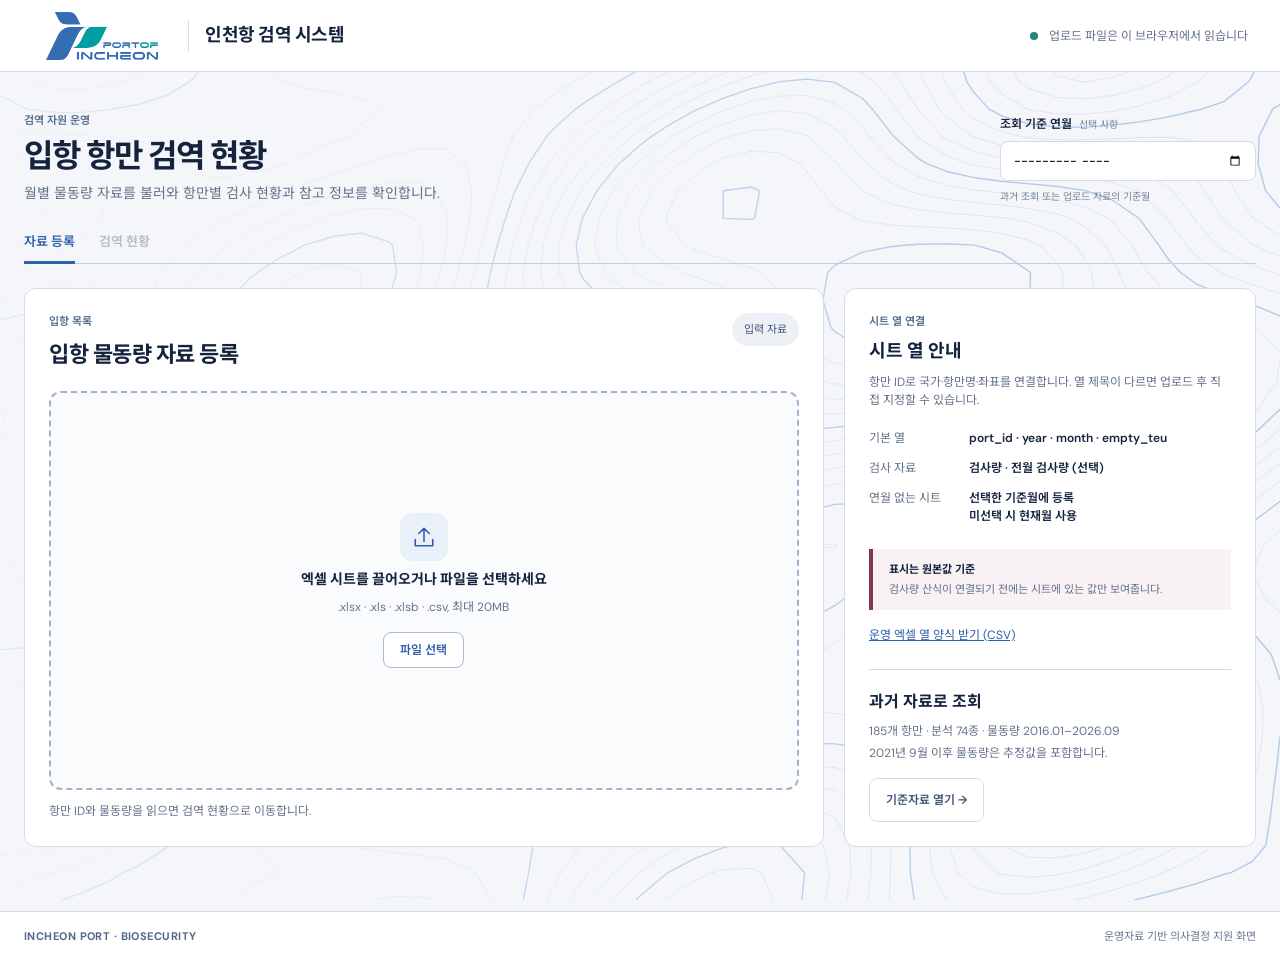
<file: index.html>
<!doctype html>
<html lang="ko">
  <head>
    <meta charset="utf-8" />
    <meta name="viewport" content="width=device-width, initial-scale=1" />
    <meta name="theme-color" content="#ffffff" />
    <meta name="description" content="입항 물동량 시트로 항만별 검역 현황을 확인하는 운영 화면" />
    <title>인천항 검역 시스템</title>
    <link rel="preconnect" href="https://fonts.googleapis.com" />
    <link rel="preconnect" href="https://fonts.gstatic.com" crossorigin />
    <link href="https://fonts.googleapis.com/css2?family=DM+Sans:wght@400;500;600;700&family=Noto+Sans+KR:wght@400;500;600;700;800&display=swap" rel="stylesheet" />
    <link rel="stylesheet" href="dashboard.css" />
  </head>
  <body>
    <canvas class="contour-map__canvas" aria-hidden="true"></canvas>
    <a class="skip-link" href="#main">본문으로 건너뛰기</a>
    <header class="site-header">
      <div class="header-inner">
        <a class="brand" href="#top" aria-label="인천항 검역 시스템 첫 화면">
          <img src="incheon_port_logo.png" alt="인천항만공사 로고" />
          <span class="brand-divider" aria-hidden="true"></span>
          <span class="brand-title">인천항 검역 시스템</span>
        </a>
        <span class="local-note"><span class="status-dot" aria-hidden="true"></span> 업로드 파일은 이 브라우저에서 읽습니다</span>
      </div>
    </header>

    <main id="main" class="app-shell">
      <section class="page-heading" id="top">
        <div>
          <p class="eyebrow">검역 자원 운영</p>
          <h1>입항 항만 검역 현황</h1>
          <p class="heading-copy">월별 물동량 자료를 불러와 항만별 검사 현황과 참고 정보를 확인합니다.</p>
        </div>
        <label class="period-field" for="reference-month">
          <span>조회 기준 연월 <small>선택 사항</small></span>
          <input id="reference-month" type="month" />
          <small class="period-hint">과거 조회 또는 업로드 자료의 기준월</small>
        </label>
      </section>

      <nav class="workspace-tabs" id="workspace-tabs" role="tablist" aria-label="작업 화면">
        <button class="workspace-tab is-active" id="upload-tab" type="button" role="tab" data-view="upload-view" aria-controls="upload-view" aria-selected="true">자료 등록</button>
        <button class="workspace-tab" id="operations-tab" type="button" role="tab" data-view="operations-view" aria-controls="operations-view" aria-selected="false" tabindex="-1" disabled>검역 현황</button>
      </nav>

      <section class="workspace-view" id="upload-view" role="tabpanel" aria-labelledby="upload-tab">
        <div class="upload-layout">
          <div class="upload-main">
            <div class="section-heading">
              <div>
                <p class="eyebrow">입항 목록</p>
                <h2 id="upload-title">입항 물동량 자료 등록</h2>
              </div>
              <span class="step-mark">입력 자료</span>
            </div>

            <label class="file-drop" id="file-drop" for="workbook-input">
              <input id="workbook-input" type="file" accept=".xlsx,.xls,.xlsb,.csv" />
              <span class="upload-glyph" aria-hidden="true">
                <svg viewBox="0 0 32 32" focusable="false"><path d="M16 21V6m0 0-6 6m6-6 6 6M6 19v7h20v-7" /></svg>
              </span>
              <strong id="file-prompt">엑셀 시트를 끌어오거나 파일을 선택하세요</strong>
              <span class="file-types">.xlsx · .xls · .xlsb · .csv, 최대 20MB</span>
              <span class="browse-button">파일 선택</span>
            </label>
            <p class="upload-feedback" id="upload-feedback" role="status" aria-live="polite">항만 ID와 물동량을 읽으면 검역 현황으로 이동합니다.</p>

            <div class="file-options" id="file-options" hidden>
              <label class="form-field" for="sheet-select">읽을 시트
                <select id="sheet-select"></select>
              </label>
              <details id="mapping-details"><summary>엑셀 열 연결 확인·변경</summary><div class="mapping-grid" id="column-mapping" aria-label="엑셀 열 연결"></div></details>
              <button id="show-operations" class="primary-button" type="button" disabled>이 시트로 현황 보기 <span aria-hidden="true">→</span></button>
            </div>
          </div>

          <aside class="format-card" aria-labelledby="format-title">
            <p class="eyebrow">시트 열 연결</p>
            <h2 id="format-title">시트 열 안내</h2>
            <p>항만 ID로 국가·항만명·좌표를 연결합니다. 열 제목이 다르면 업로드 후 직접 지정할 수 있습니다.</p>
            <dl class="field-guide">
              <div><dt>기본 열</dt><dd>port_id · year · month · empty_teu</dd></div>
              <div><dt>검사 자료</dt><dd>검사량 · 전월 검사량 (선택)</dd></div>
              <div><dt>연월 없는 시트</dt><dd>선택한 기준월에 등록<br />미선택 시 현재월 사용</dd></div>
            </dl>
            <div class="data-note"><strong>표시는 원본값 기준</strong><span>검사량 산식이 연결되기 전에는 시트에 있는 값만 보여줍니다.</span></div>
            <a class="template-link" href="운영자료_양식.csv" download>운영 엑셀 열 양식 받기 (CSV)</a>
            <div class="history-block"><h3>과거 자료로 조회</h3><p id="history-caption"></p><p>2021년 9월 이후 물동량은 추정값을 포함합니다.</p><button class="secondary-button" id="open-history" type="button">기준자료 열기 <span aria-hidden="true">→</span></button></div>
          </aside>
        </div>
      </section>

      <section class="workspace-view" id="operations-view" role="tabpanel" aria-labelledby="operations-tab" hidden>
        <div class="section-heading operations-heading">
          <div>
            <p class="eyebrow">입항 자료 확인</p>
            <h2 id="operations-title">항만별 검역 현황</h2>
            <p id="source-caption" class="muted-copy">업로드 자료</p>
          </div>
          <button class="secondary-button" id="replace-file" type="button">자료 바꾸기</button>
        </div>

        <div class="summary-grid" aria-label="전체 현황 요약">
          <article class="summary-card"><span>등록 항만 수</span><strong id="summary-ports">—</strong></article>
          <article class="summary-card"><span>총 물동량 (TEU)</span><strong id="summary-volume">—</strong><small id="volume-summary-note">원본 자료 기준</small></article>
          <article class="summary-card summary-card--accent"><span>총 검사량</span><strong id="summary-inspections">—</strong><small id="inspection-summary-note">검사량 열 연결 시 표시</small></article>
        </div>
        <p class="data-warning" id="data-warning" role="status" hidden></p>

        <section class="port-section" aria-labelledby="port-list-title">
          <div class="list-heading">
            <div><p class="eyebrow">항만 선택</p><h3 id="port-list-title">화물 출발 항만</h3></div>
            <span id="port-list-count" class="muted-copy"></span>
          </div>
          <div class="port-rail" id="port-rail" role="group" aria-label="항만 선택"></div>
        </section>

        <section class="manifest-card" id="manifest-card" aria-labelledby="manifest-title">
          <div class="manifest-heading">
            <div><p class="eyebrow">전체 항만</p><h3 id="manifest-title">입항 현황표</h3></div>
            <span id="manifest-period" class="period-chip">연월 미지정</span>
          </div>
          <div class="table-wrap">
            <table>
              <thead><tr><th scope="col">국가</th><th scope="col">출발 항만</th><th scope="col" class="numeric">물동량</th><th scope="col" class="numeric">검사량</th><th scope="col">물동량 출처</th></tr></thead>
              <tbody id="manifest-body"></tbody>
            </table>
          </div>
        </section>

        <section class="port-detail" id="port-detail" aria-labelledby="detail-title" hidden>
          <div class="detail-heading">
            <div><p class="eyebrow">선택 항만</p><h3 id="detail-title">항만을 선택하세요</h3><p id="detail-country" class="muted-copy">항만 목록에서 이름을 선택하면 상세 정보를 표시합니다.</p></div>
            <div class="detail-actions"><span id="detail-status" class="detail-status">상세 보기</span><button class="text-button" id="back-to-all" type="button">전체 항만 보기</button></div>
          </div>
          <div class="detail-grid">
            <article class="detail-card species-card"><div class="detail-card-heading"><h4>외래종 서식 적합도</h4><span id="species-basis"></span></div><div id="species-list" class="species-list" aria-live="polite"><p class="empty-copy">항만을 선택하세요</p></div><p class="species-footnote">적합도순 정렬이며 실제 출현·유입확률을 뜻하지 않습니다. GBIF는 100km 내 학습용 기록이며 —는 기록값 없음을 뜻합니다.</p></article>
            <article class="detail-card change-card"><div class="detail-card-heading"><h4>전월 대비 검사량</h4><span>월간 변화</span></div><strong id="inspection-change" class="change-value">—</strong><p id="change-caption" class="detail-footnote">전월 검사량 열이 필요합니다.</p></article>
            <article class="detail-card weather-card"><div class="detail-card-heading"><h4>현재 항만 날씨</h4><span id="weather-time">현재 시점</span></div><strong id="weather-main" class="weather-main">—</strong><p id="weather-caption" class="detail-footnote">항만 선택 후 날씨 정보를 불러옵니다.</p><p id="climate-caption" class="climate-caption"></p><a class="weather-credit" href="https://open-meteo.com/" target="_blank" rel="noopener">Weather data by Open-Meteo</a></article>
          </div>

          <article class="forecast-card" aria-labelledby="forecast-title">
            <div class="forecast-copy"><p class="eyebrow" id="forecast-period">다음 달 가정</p><h4 id="forecast-title">예상 물동량 조정</h4><p>다음 달 물동량을 가정해 입력합니다. 검사량은 배분 산식이 연결되면 표시됩니다.</p></div>
            <div class="forecast-control"><div class="forecast-number"><label for="forecast-value">예상 물동량</label><div class="forecast-input"><input id="forecast-value" type="number" min="0" step="any" inputmode="decimal" aria-label="다음 달 예상 물동량" aria-describedby="forecast-feedback" /><span>TEU</span></div></div><p id="forecast-feedback" class="field-error" role="status"></p><label class="sr-only" for="forecast-range">예상 물동량 슬라이더</label><input id="forecast-range" type="range" min="0" max="100000" step="any" value="0" disabled /><div class="range-ends"><span>0</span><span id="forecast-range-max">100,000 TEU</span></div><div class="forecast-result"><span>예상 검사량</span><strong id="forecast-inspection">산식 연결 대기</strong></div></div>
          </article>
        </section>
      </section>
    </main>

    <footer class="site-footer"><span>INCHEON PORT · BIOSECURITY</span><span>운영자료 기반 의사결정 지원 화면</span></footer>
    <script src="xlsx.full.min.js"></script>
    <script src="reference.js"></script>
    <script src="model.js"></script>
    <script src="app.js?v=20261112-root"></script>
    <script src="contour.js"></script>
  </body>
</html>
</file>
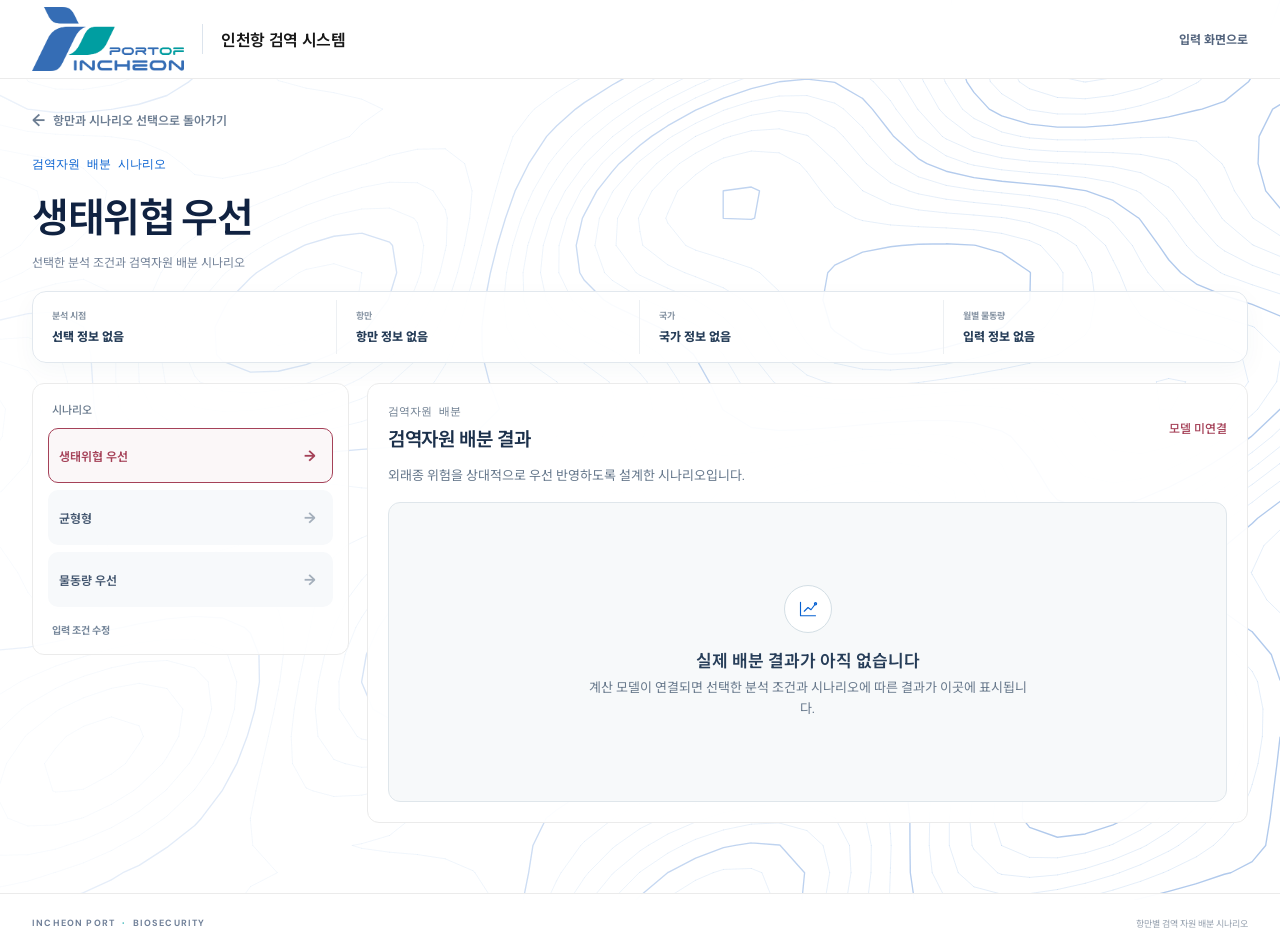
<file: results.html>
<!doctype html>
<html lang="ko">
  <head>
    <meta charset="utf-8" />
    <meta name="viewport" content="width=device-width, initial-scale=1" />
    <meta name="theme-color" content="#ffffff" />
    <meta name="description" content="선택한 검역자원 배분 시나리오의 결과 화면 검토안" />
    <title>시나리오 분석 | 인천항 검역 시스템</title>
    <link rel="preconnect" href="https://fonts.googleapis.com" />
    <link rel="preconnect" href="https://fonts.gstatic.com" crossorigin />
    <link href="https://fonts.googleapis.com/css2?family=DM+Sans:wght@400;500;600;700&family=Noto+Sans+KR:wght@400;500;600;700;800&display=swap" rel="stylesheet" />
    <link rel="stylesheet" href="styles.css" />
    <link rel="stylesheet" href="proposal.css" />
  </head>
  <body>
    <div class="contour-map" aria-hidden="true">
      <canvas class="contour-map__canvas"></canvas>
    </div>
    <a class="skip-link" href="#main">본문으로 건너뛰기</a>
    <header class="site-header">
      <div class="header-inner results-header">
        <a class="brand" href="index.html" aria-label="인천항 검역 시스템 첫 화면">
          <img src="incheon_port_logo.png" alt="인천항만공사 로고" />
          <span class="brand-divider" aria-hidden="true"></span>
          <span class="brand-title">인천항 검역 시스템</span>
        </a>
        <a class="results-header-link" href="index.html">입력 화면으로</a>
      </div>
    </header>

    <main id="main">
      <section class="results-page section-wrap" aria-labelledby="results-title">
        <a class="back-link" href="index.html"><span aria-hidden="true">←</span> 항만과 시나리오 선택으로 돌아가기</a>
        <div class="results-heading">
          <p class="section-kicker">검역자원 배분 시나리오</p>
          <h1 id="results-title">생태위협 우선</h1>
          <p class="results-subtitle">선택한 분석 조건과 검역자원 배분 시나리오</p>
        </div>

        <section class="input-summary-card" aria-label="선택한 분석 조건">
          <div class="input-summary-item">
            <span>분석 시점</span>
            <strong id="result-period">-</strong>
          </div>
          <div class="input-summary-item">
            <span>항만</span>
            <strong id="result-port">-</strong>
          </div>
          <div class="input-summary-item">
            <span>국가</span>
            <strong id="result-country">-</strong>
          </div>
          <div class="input-summary-item">
            <span>월별 물동량</span>
            <strong id="result-volume">-</strong>
          </div>
        </section>

        <section class="results-layout" aria-label="시나리오별 배분 화면">
          <nav class="scenario-tabs" aria-label="시나리오 화면">
            <p class="scenario-tabs-label">시나리오</p>
            <button class="scenario-tab" type="button" data-scenario="ecology" aria-pressed="false">
              <strong>생태위협 우선</strong><b aria-hidden="true">→</b>
            </button>
            <button class="scenario-tab" type="button" data-scenario="balanced" aria-pressed="false">
              <strong>균형형</strong><b aria-hidden="true">→</b>
            </button>
            <button class="scenario-tab" type="button" data-scenario="volume" aria-pressed="false">
              <strong>물동량 우선</strong><b aria-hidden="true">→</b>
            </button>
            <a class="edit-input-link" href="index.html">입력 조건 수정</a>
          </nav>

          <section class="allocation-card" aria-labelledby="allocation-heading">
            <div class="allocation-card-heading">
              <div>
                <p class="panel-label">검역자원 배분</p>
                <h2 id="allocation-heading">검역자원 배분 결과</h2>
              </div>
              <span class="allocation-status">모델 미연결</span>
            </div>
            <p class="scenario-explanation" id="scenario-explanation"></p>
            <div class="allocation-empty-state" role="status" aria-live="polite">
              <span class="empty-state-symbol" aria-hidden="true">
                <svg viewBox="0 0 32 32" focusable="false">
                  <path d="M6 7v18h20M11 19l5-5 4 3 6-8" />
                  <circle cx="26" cy="9" r="1.5" />
                </svg>
              </span>
              <p class="empty-state-title">실제 배분 결과가 아직 없습니다</p>
              <p class="empty-state-description">계산 모델이 연결되면 선택한 분석 조건과 시나리오에 따른 결과가 이곳에 표시됩니다.</p>
            </div>
          </section>
        </section>
      </section>
    </main>

    <footer class="site-footer">
      <div class="footer-inner">
        <span class="footer-brand">INCHEON PORT <i>·</i> BIOSECURITY</span>
        <span class="footer-note">항만별 검역 자원 배분 시나리오</span>
      </div>
    </footer>
    <script src="ports.js"></script>
    <script src="contour.js"></script>
    <script src="results.js"></script>
  </body>
</html>
</file>
<file: dashboard.css>
:root {
  font-family: "DM Sans", "Noto Sans KR", Arial, sans-serif;
  color: #15233f;
  background: #f4f6f9;
  font-synthesis: none;
  text-rendering: optimizeLegibility;
  --ink: #15233f;
  --muted: #65738a;
  --line: #d5dce7;
  --surface: #fff;
  --blue: #315fae;
  --blue-pale: #eaf0fa;
  --burgundy: #82384e;
  --radius: 12px;
}

* { box-sizing: border-box; }
body { display: flex; flex-direction: column; min-height: 100vh; margin: 0; min-width: 320px; isolation: isolate; background: #f4f6f9; color: var(--ink); font-size: 14px; line-height: 1.5; }
.contour-map__canvas {
  position: fixed;
  inset: 0;
  z-index: -1;
  width: 100%;
  height: 100%;
  pointer-events: none;
  opacity: .64;
  mask-image: linear-gradient(90deg, rgba(0, 0, 0, .28), #000 78%);
}
@media (max-width: 600px) {
  .contour-map__canvas {
    opacity: .54;
    mask-image: linear-gradient(180deg, #000, rgba(0, 0, 0, .28) 76%);
  }
}
button, input, select { font: inherit; }
button { color: inherit; }
.skip-link { position: absolute; z-index: 10; top: -48px; left: 12px; padding: 8px 12px; background: #fff; }
.skip-link:focus { top: 8px; }

.site-header { height: 72px; border-bottom: 1px solid var(--line); background: #fff; }
.header-inner { display: flex; align-items: center; justify-content: space-between; width: min(1440px, 100%); height: 100%; margin: 0 auto; padding: 0 32px; }
.brand { display: flex; align-items: center; gap: 16px; color: var(--ink); text-decoration: none; }
.brand img { width: 140px; height: 48px; object-fit: contain; }
.brand-divider { width: 1px; height: 32px; background: var(--line); }
.brand-title { font-size: 18px; font-weight: 700; letter-spacing: -.5px; }
.local-note { color: var(--muted); font-size: 12px; }
.status-dot { display: inline-block; width: 8px; height: 8px; margin-right: 8px; border-radius: 50%; background: #27847f; }

.app-shell { flex: 1; width: min(1240px, calc(100% - 48px)); margin: 40px auto 64px; }
.page-heading { display: flex; align-items: end; justify-content: space-between; gap: 32px; margin-bottom: 28px; }
.eyebrow { margin: 0 0 8px; color: #536b91; font-size: 11px; font-weight: 600; }
.page-heading h1 { margin: 0 0 8px; font-size: 32px; line-height: 1.2; letter-spacing: -1px; }
.heading-copy, .muted-copy { margin: 0; color: var(--muted); }
.period-field { display: grid; width: 256px; gap: 8px; font-size: 12px; font-weight: 600; }
.period-field small { margin-left: 4px; color: #78869a; font-weight: 400; }
.period-field .period-hint { margin: 0; font-size: 10px; }
.period-field input, .form-field select { width: 100%; height: 40px; padding: 0 12px; border: 1px solid var(--line); border-radius: 8px; background: #fff; color: var(--ink); }

.workspace-tabs { display: flex; gap: 24px; margin-bottom: 24px; border-bottom: 1px solid #c5cfdd; }
.workspace-tab { position: relative; padding: 0 0 12px; border: 0; background: none; color: #77849a; font-size: 13px; font-weight: 600; cursor: pointer; }
.workspace-tab.is-active { color: var(--blue); }
.workspace-tab.is-active::after { position: absolute; right: 0; bottom: -1px; left: 0; height: 3px; background: var(--blue); content: ""; }
.workspace-tab:disabled { cursor: not-allowed; opacity: .5; }

.upload-layout { display: grid; grid-template-columns: minmax(0, 1.65fr) minmax(280px, .85fr); align-items: stretch; gap: 20px; }
.upload-main, .format-card, .summary-card, .manifest-card, .port-detail, .detail-card, .forecast-card { border: 1px solid var(--line); border-radius: var(--radius); background: var(--surface); }
.upload-main { display: flex; flex-direction: column; padding: 24px; min-width: 0; }
.section-heading { display: flex; align-items: start; justify-content: space-between; gap: 20px; }
.section-heading h2 { margin: 0; font-size: 22px; letter-spacing: -.5px; }
.step-mark, .detail-status, .period-chip { padding: 8px 12px; border-radius: 20px; background: #edf1f6; color: #405678; font-size: 11px; white-space: nowrap; }
.file-drop { display: flex; flex: 1; min-height: 260px; padding: 20px; margin-top: 20px; flex-direction: column; align-items: center; justify-content: center; gap: 8px; border: 2px dashed #a4b3c8; border-radius: 12px; background: #fafbfd; text-align: center; cursor: pointer; transition: border-color .16s, background .16s; }
.file-drop:hover, .file-drop.is-dragging { border-color: var(--blue); background: #eef3fb; }
.file-drop input { position: absolute; width: 1px; height: 1px; overflow: hidden; clip: rect(0 0 0 0); }
.upload-glyph { display: grid; width: 48px; height: 48px; place-items: center; border-radius: 12px; background: var(--blue-pale); color: var(--blue); }
.upload-glyph svg { width: 28px; fill: none; stroke: currentColor; stroke-width: 1.8; stroke-linecap: round; stroke-linejoin: round; }
.file-drop strong { font-size: 14px; }
.file-types, .upload-feedback { color: var(--muted); font-size: 12px; }
.browse-button { margin-top: 8px; padding: 8px 16px; border: 1px solid #a9bad3; border-radius: 8px; background: #fff; color: var(--blue); font-size: 12px; font-weight: 600; }
.upload-feedback { min-height: 20px; margin: 12px 0 0; }
.upload-feedback.is-error { color: var(--burgundy); }
.file-drop:focus-within { outline: 3px solid #86a9df; outline-offset: 2px; }
.format-card { padding: 24px; }
.format-card h2 { margin: 0 0 8px; font-size: 18px; }
.format-card > p:not(.eyebrow) { margin: 0 0 20px; color: var(--muted); font-size: 12px; }
.field-guide { display: grid; gap: 12px; margin: 0; }
.field-guide div { display: grid; grid-template-columns: 88px 1fr; gap: 12px; font-size: 12px; }
.field-guide dt { color: #64748b; }
.field-guide dd { margin: 0; font-weight: 600; }
.data-note { display: grid; gap: 4px; margin-top: 24px; padding: 12px 16px; border-left: 4px solid var(--burgundy); background: #f8f2f4; font-size: 11px; }
.data-note span { color: var(--muted); }
.file-options { margin-top: 20px; padding-top: 20px; border-top: 1px solid #e7ebf1; }
.form-field { display: grid; gap: 8px; color: #485a76; font-size: 11px; font-weight: 600; }
.form-field i { color: var(--burgundy); font-size: 10px; font-style: normal; }
.form-field small { color: #78869a; font-weight: 400; }
.form-field select { height: 40px; font-size: 12px; }
.mapping-grid { display: grid; grid-template-columns: repeat(3, minmax(0, 1fr)); gap: 12px; margin-top: 16px; }
summary { cursor: pointer; color: #405678; font-size: 12px; padding: 8px 0; }
.history-block { margin-top: 24px; padding-top: 20px; border-top: 1px solid var(--line); }
.history-block h3 { margin: 0 0 8px; font-size: 16px; }
.history-block p { color: var(--muted); font-size: 12px; margin: 4px 0; }
.history-block button { margin-top: 12px; }
.template-link { display: inline-block; margin-top: 16px; color: var(--blue); font-size: 12px; }
.primary-button, .secondary-button { padding: 12px 16px; border-radius: 8px; font-size: 12px; font-weight: 600; cursor: pointer; }
.primary-button { margin-top: 20px; border: 1px solid var(--blue); background: var(--blue); color: #fff; }
.primary-button:disabled { cursor: not-allowed; opacity: .45; }
.primary-button span { padding-left: 12px; }
.secondary-button { border: 1px solid var(--line); background: #fff; color: #405678; }

.operations-heading { align-items: center; margin-bottom: 20px; }
.operations-heading h2 { font-size: 24px; }
.operations-heading .muted-copy { margin-top: 8px; font-size: 12px; }
.summary-grid { display: grid; grid-template-columns: repeat(3, 1fr); gap: 12px; margin-bottom: 12px; }
.summary-card { display: grid; gap: 4px; padding: 16px 20px; }
.summary-card > span { color: var(--muted); font-size: 12px; }
.summary-card strong { font-size: 24px; letter-spacing: -.5px; font-variant-numeric: tabular-nums; }
.summary-card small { color: #78869a; font-size: 11px; }
.summary-card--accent { border-top: 3px solid var(--burgundy); }
.data-warning { margin: 12px 0 20px; padding: 12px 16px; border-left: 4px solid var(--burgundy); background: #f8f2f4; color: #673448; font-size: 12px; }
.port-section { margin: 28px 0 20px; }
.list-heading, .manifest-heading { display: flex; align-items: end; justify-content: space-between; margin-bottom: 12px; }
.list-heading h3, .manifest-heading h3 { margin: 0; font-size: 18px; letter-spacing: -.4px; }
.list-heading .eyebrow, .manifest-heading .eyebrow { margin-bottom: 4px; }
.port-rail { display: flex; gap: 8px; overflow-x: auto; padding: 4px 0 12px; scrollbar-color: #c2ccda transparent; scrollbar-width: thin; }
.port-chip { flex: 0 0 auto; max-width: 192px; padding: 8px 12px; border: 1px solid var(--line); border-radius: 8px; background: #fff; color: #43536e; font-size: 12px; white-space: nowrap; cursor: pointer; }
.port-chip:hover { border-color: #8398b9; }
.port-chip[aria-pressed="true"] { border-color: var(--blue); border-bottom: 3px solid var(--burgundy); background: var(--blue-pale); color: #1b477f; }
.manifest-card { overflow: hidden; }
.manifest-heading { margin: 0; padding: 20px 20px 12px; }
.table-wrap { overflow: auto; }
table { width: 100%; min-width: 650px; border-collapse: collapse; }
thead { background: #f1f4f8; }
th, td { padding: 12px 20px; border-top: 1px solid #e7ebf1; text-align: left; font-size: 12px; }
th { color: #5c6d87; font-size: 11px; font-weight: 600; }
td { color: #40506a; }
.numeric { text-align: right; font-variant-numeric: tabular-nums; }
td.numeric { color: var(--ink); font-weight: 600; }
.port-select { padding: 0; border: 0; background: transparent; color: var(--blue); font-weight: 600; text-align: left; cursor: pointer; }
.port-select:hover { text-decoration: underline; }
.row-missing { color: var(--burgundy); font-size: 11px; }
.port-code { display: block; margin-top: 4px; color: var(--muted); font-size: 10px; }
.source-label { display: inline-block; padding: 4px 8px; background: #edf1f6; border-radius: 4px; color: #4d607d; font-size: 11px; }
.source-label--estimated { background: #f3e7ec; color: #78334c; }
.source-label--measured { background: #e9f1fb; color: #28578e; }
.pending-value { color: var(--muted) !important; font-weight: 400 !important; }
.empty-table { padding: 40px 20px; text-align: center; color: var(--muted); }

.port-detail { margin-top: 20px; padding: 24px; scroll-margin-top: 20px; }
.detail-heading { display: flex; align-items: start; justify-content: space-between; gap: 16px; margin-bottom: 20px; }
.detail-heading h3 { margin: 0; font-size: 22px; letter-spacing: -.5px; }
.detail-heading .muted-copy { margin-top: 4px; font-size: 12px; }
.detail-grid { display: grid; grid-template-columns: minmax(0, 1.8fr) minmax(260px, 1fr); gap: 12px; }
.species-card { grid-row: span 2; min-width: 0; }
.detail-actions { display: flex; flex-direction: column; align-items: end; gap: 8px; }
.text-button { border: 0; background: none; color: var(--blue); font-size: 12px; padding: 4px; cursor: pointer; }
.detail-card { padding: 16px; border-radius: 8px; background: #fafbfd; }
.detail-card-heading { display: flex; flex-wrap: wrap; align-items: center; justify-content: space-between; gap: 8px; margin-bottom: 16px; }
.detail-card h4, .forecast-card h4 { margin: 0; font-size: 14px; }
.detail-card-heading span { color: #78869a; font-size: 10px; }
.species-list { display: block; max-height: 340px; overflow: auto; color: var(--muted); font-size: 12px; }
.species-table { min-width: 0; table-layout: fixed; background: #fff; }
.species-table th { position: sticky; top: 0; background: #edf1f7; }
.species-table th:first-child { width: 65%; }
.species-table th:last-child { text-align: right; }
.species-table th, .species-table td { padding: 12px; }
.species-table td strong { display: block; }
.species-table td small { display: block; color: var(--muted); font-size: 10px; overflow-wrap: anywhere; }
.score-track { display: block; width: 100%; height: 4px; background: #ece5e8; margin-top: 8px; }
.score-track > span { display: block; height: 100%; background: var(--burgundy); }
.species-footnote { margin: 12px 0 0; color: var(--muted); font-size: 10px; }
.climate-caption { border-top: 1px solid var(--line); padding-top: 12px; margin: 12px 0 4px; color: var(--muted); font-size: 11px; }
.weather-credit { color: var(--blue); font-size: 10px; }
.species-tag { padding: 4px 8px; border-radius: 4px; background: #f0e5e9; color: #6f2f45; font-size: 11px; }
.empty-copy, .detail-footnote { margin: 0; color: var(--muted); font-size: 11px; }
.change-value, .weather-main { font-size: 22px; letter-spacing: -.5px; font-variant-numeric: tabular-nums; }
.change-value.is-positive { color: var(--burgundy); }
.change-value.is-negative { color: #23716d; }
.forecast-card { display: grid; grid-template-columns: 1fr 1.1fr; align-items: center; gap: 24px; margin-top: 12px; padding: 20px 24px; }
.forecast-copy h4 { margin: 0 0 8px; font-size: 18px; }
.forecast-copy > p:last-child { max-width: 400px; margin: 0; color: var(--muted); font-size: 12px; }
.forecast-control { padding-left: 24px; border-left: 1px solid #e3e8ef; }
.forecast-number { display: flex; align-items: center; justify-content: space-between; color: var(--muted); font-size: 12px; }
.forecast-number strong { color: var(--ink); font-size: 20px; font-variant-numeric: tabular-nums; }
.forecast-number small { color: var(--muted); font-size: 11px; font-weight: 500; }
.forecast-input { display: flex; align-items: center; gap: 8px; color: var(--muted); font-size: 12px; }
.forecast-input input { width: 144px; min-width: 0; padding: 8px; border: 1px solid var(--line); border-radius: 8px; text-align: right; color: var(--ink); background: #fff; font-weight: 600; font-variant-numeric: tabular-nums; }
.forecast-input input[aria-invalid="true"] { border-color: var(--burgundy); }
.field-error { font-size: 11px; color: var(--burgundy); margin: 4px 0 0; }
.field-error:empty { display: none; }
.forecast-control input[type="range"] { width: 100%; margin: 16px 0 8px; accent-color: var(--blue); }
.range-ends { display: flex; justify-content: space-between; color: #78869a; font-size: 10px; }
.forecast-result { display: flex; align-items: center; justify-content: space-between; margin-top: 16px; padding-top: 12px; border-top: 1px solid #e7ebf1; color: var(--muted); font-size: 12px; }
.forecast-result strong { color: var(--burgundy); font-size: 12px; }

.site-footer { display: flex; min-height: 56px; justify-content: space-between; gap: 20px; padding: 16px max(24px, calc((100% - 1240px) / 2)); border-top: 1px solid var(--line); background: #fff; color: #697891; font-size: 11px; }
.site-footer span:first-child { color: #536685; font-weight: 700; letter-spacing: .04em; }
[hidden] { display: none !important; }
.sr-only { position: absolute; width: 1px; height: 1px; padding: 0; margin: -1px; overflow: hidden; clip: rect(0, 0, 0, 0); white-space: nowrap; border: 0; }
:focus-visible { outline: 3px solid #86a9df; outline-offset: 2px; }

@media (max-width: 900px) {
  .upload-layout { grid-template-columns: 1fr; }
  .detail-grid { grid-template-columns: 1fr 1fr; }
  .species-card { grid-column: 1 / -1; grid-row: auto; }
  .mapping-grid { grid-template-columns: repeat(2, minmax(0, 1fr)); }
}
@media (max-width: 600px) {
  .site-header { height: 64px; }
  .header-inner { padding: 0 16px; }
  .brand { gap: 8px; }
  .brand img { width: 104px; height: 40px; }
  .brand-divider { height: 24px; }
  .brand-title { font-size: 14px; letter-spacing: -.3px; }
  .local-note { display: none; }
  .app-shell { width: calc(100% - 28px); margin: 24px auto 44px; }
  .page-heading { display: grid; align-items: start; gap: 16px; margin-bottom: 24px; }
  .page-heading h1 { font-size: 28px; }
  .period-field { width: 100%; }
  .upload-main, .format-card, .port-detail { padding: 16px; }
  .file-drop { min-height: 184px; padding: 16px; }
  .format-card { display: block; }
  .field-guide { margin-top: 16px; }
  .mapping-grid { gap: 12px; }
  .summary-grid { gap: 8px; }
  .summary-card { padding: 12px; }
  .summary-card strong { font-size: 18px; }
  .summary-card > span, .summary-card small { font-size: 10px; }
  .operations-heading h2 { font-size: 22px; }
  .detail-grid { grid-template-columns: 1fr; }
  .species-card { grid-column: auto; }
  .forecast-card { grid-template-columns: 1fr; gap: 16px; padding: 16px; }
  .forecast-control { padding: 16px 0 0; border-top: 1px solid #e3e8ef; border-left: 0; }
  .manifest-heading { padding: 16px 12px 12px; }
  .manifest-card th, .manifest-card td { padding: 12px; }
  .site-footer { display: grid; gap: 4px; padding: 16px; }
  .detail-heading { align-items: center; }
  .detail-heading { flex-wrap: wrap; }
  .detail-actions { align-items: start; flex-direction: row; flex-wrap: wrap; }
  .forecast-input input { width: 120px; }
}
@media (max-width: 380px) {
  .local-note { display: none; }
  .mapping-grid { grid-template-columns: 1fr; }
  .summary-card { padding: 8px; }
  .summary-card strong { font-size: 16px; }
}
</file>
<file: styles.css>
:root {
  color-scheme: light;
  --ink: #13233e;
  --ink-soft: #53647d;
  --muted: #8491a4;
  --blue: #316db2;
  --blue-deep: #1e4f8e;
  --teal: #00a2a4;
  --teal-dark: #008487;
  --amber: #e9a94c;
  --line: #e3e9f0;
  --surface: #ffffff;
  --canvas: #f5f7fa;
  --shadow: 0 20px 55px rgba(26, 47, 78, 0.09);
  --font: "Noto Sans KR", "Malgun Gothic", sans-serif;
  font-family: var(--font);
}

* { box-sizing: border-box; }
html { scroll-behavior: smooth; }
body {
  margin: 0;
  background: var(--canvas);
  color: var(--ink);
  font-family: var(--font);
  -webkit-font-smoothing: antialiased;
}
button, a { font: inherit; }
button { color: inherit; }
a { color: inherit; text-decoration: none; }
.sr-only, .skip-link:not(:focus) {
  position: absolute;
  width: 1px;
  height: 1px;
  padding: 0;
  margin: -1px;
  overflow: hidden;
  clip: rect(0, 0, 0, 0);
  white-space: nowrap;
  border: 0;
}
.skip-link:focus {
  position: fixed;
  z-index: 100;
  top: 12px;
  left: 12px;
  padding: 12px 16px;
  border-radius: 8px;
  background: var(--ink);
  color: white;
}

.site-header {
  position: relative;
  z-index: 20;
  background: rgba(255, 255, 255, 0.94);
  border-bottom: 1px solid rgba(218, 226, 236, 0.85);
  backdrop-filter: blur(14px);
}
.header-inner {
  width: min(1320px, calc(100% - 64px));
  min-height: 88px;
  margin: 0 auto;
  display: flex;
  align-items: center;
  justify-content: space-between;
  gap: 34px;
}
.brand { display: flex; align-items: center; gap: 18px; min-width: 0; }
.brand img { display: block; width: 152px; height: auto; object-fit: contain; }
.brand-divider { width: 1px; height: 30px; background: #dce4ed; }
.brand-title { color: var(--ink); font-size: 16px; font-weight: 600; letter-spacing: -0.02em; white-space: nowrap; }
.primary-nav { display: flex; align-items: center; gap: 6px; height: 88px; }
.nav-item { position: relative; height: 100%; display: flex; align-items: center; }
.nav-trigger {
  display: inline-flex;
  align-items: center;
  gap: 10px;
  border: 0;
  background: transparent;
  padding: 14px 17px;
  color: #40516a;
  font-size: 14px;
  font-weight: 600;
  cursor: pointer;
  transition: color 160ms ease;
}
.nav-trigger:hover, .nav-item.is-open .nav-trigger { color: var(--blue-deep); }
.chevron {
  display: inline-block;
  width: 7px;
  height: 7px;
  border-right: 1.5px solid currentColor;
  border-bottom: 1.5px solid currentColor;
  transform: rotate(45deg) translateY(-2px);
  transition: transform 160ms ease;
}
.nav-item.is-open .chevron { transform: rotate(225deg) translate(-1px, -1px); }
.dropdown-menu {
  position: absolute;
  top: calc(100% - 4px);
  right: 0;
  min-width: 220px;
  padding: 8px;
  border: 1px solid #e4eaf1;
  border-radius: 14px;
  background: white;
  box-shadow: 0 18px 45px rgba(16, 38, 69, 0.13);
  opacity: 0;
  visibility: hidden;
  transform: translateY(8px);
  transition: opacity 160ms ease, transform 160ms ease, visibility 160ms ease;
}
.nav-item:hover .dropdown-menu,
.nav-item:focus-within .dropdown-menu,
.nav-item.is-open .dropdown-menu {
  opacity: 1;
  visibility: visible;
  transform: translateY(0);
}
.dropdown-menu a {
  display: block;
  padding: 12px 13px;
  border-radius: 9px;
  color: #495a72;
  font-size: 13px;
  font-weight: 500;
  transition: background 150ms ease, color 150ms ease;
}
.dropdown-menu a:hover, .dropdown-menu a:focus-visible { background: #f0f6fb; color: var(--blue-deep); outline: none; }
.nav-item--reserved { width: 50px; justify-content: center; }
.nav-trigger--reserved { width: 40px; height: 40px; justify-content: center; padding: 0; border-radius: 10px; color: #9aa7b8; }
.nav-trigger--reserved:hover { background: #f0f4f8; }
.reserved-mark { width: 2px; height: 2px; }
.dropdown-menu--reserved { min-width: 180px; }
.dropdown-skeleton { display: block; width: 128px; height: 10px; margin: 15px 12px; border-radius: 99px; background: #eef2f6; }
.dropdown-skeleton:nth-child(2) { width: 105px; }
.dropdown-skeleton:nth-child(3) { width: 118px; }
.mobile-menu-toggle { display: none; }

.section-wrap { width: min(1240px, calc(100% - 64px)); margin-right: auto; margin-left: auto; }
.hero {
  position: relative;
  isolation: isolate;
  display: grid;
  grid-template-columns: minmax(0, 1fr) 410px;
  align-items: center;
  gap: 66px;
  min-height: 402px;
  padding-top: 54px;
  padding-bottom: 50px;
  overflow: hidden;
}
.hero-copy { position: relative; z-index: 1; padding: 12px 0 4px; }
.eyebrow, .section-kicker, .panel-kicker {
  display: flex;
  align-items: center;
  gap: 9px;
  color: var(--blue-deep);
  font-family: "DM Sans", var(--font);
  font-size: 10px;
  font-weight: 700;
  letter-spacing: 0.15em;
}
.hero h1 {
  margin: 20px 0 13px;
  color: #102241;
  font-size: clamp(36px, 4vw, 52px);
  font-weight: 800;
  letter-spacing: -0.075em;
  line-height: 1.18;
}
.hero-description { margin: 0; color: #586a83; font-size: 16px; line-height: 1.9; letter-spacing: -0.035em; }
.hero-meta { display: flex; align-items: center; gap: 13px; margin-top: 27px; color: #566a85; font-size: 12px; }
.case-badge { display: inline-flex; align-items: center; gap: 7px; padding: 7px 11px; border: 1px solid #dbe8f2; border-radius: 999px; background: rgba(255,255,255,.65); color: #315b87; font-size: 11px; font-weight: 700; }
.case-dot { width: 6px; height: 6px; border-radius: 50%; background: var(--teal); }
.hero-meta-text { font-weight: 500; }
.hero-panel {
  position: relative;
  z-index: 1;
  padding: 22px 24px 18px;
  border: 1px solid rgba(220, 231, 240, 0.95);
  border-radius: 18px;
  background: rgba(255,255,255,.83);
  box-shadow: 0 18px 45px rgba(35, 67, 101, .075);
  backdrop-filter: blur(12px);
}
.scenario-launch-heading { margin-bottom: 15px; }
.panel-label { margin: 0 0 5px; color: #7d8ba0; font-size: 11px; font-weight: 600; }
.scenario-launch-heading h2 { margin: 0; color: var(--ink); font-size: 18px; font-weight: 800; letter-spacing: -.05em; }
.scenario-launch-grid { display: grid; grid-template-columns: repeat(2, minmax(0, 1fr)); gap: 10px; }
.scenario-launch-card {
  position: relative;
  display: flex;
  min-height: 118px;
  flex-direction: column;
  align-items: flex-start;
  padding: 13px 14px 12px;
  overflow: hidden;
  border: 1px solid #e2e9f0;
  border-radius: 13px;
  background: rgba(255,255,255,.92);
  box-shadow: 0 5px 15px rgba(34,55,83,.025);
  transition: transform 180ms ease, box-shadow 180ms ease, border-color 180ms ease;
}
.scenario-launch-card::before { position: absolute; content: ""; inset: 0 auto 0 0; width: 3px; background: var(--card-accent); opacity: .62; }
.scenario-launch-card:hover { transform: translateY(-2px); border-color: color-mix(in srgb, var(--card-accent), white 55%); box-shadow: 0 12px 25px rgba(34,55,83,.08); }
.scenario-launch-card:focus-visible { outline: 3px solid rgba(49,109,178,.28); outline-offset: 3px; }
.scenario-launch-card--ecology { --card-accent: var(--blue); }
.scenario-launch-card--balanced { --card-accent: var(--teal); }
.scenario-launch-card--volume { --card-accent: #cc8c36; }
.launch-number { color: var(--card-accent); font-family: "DM Sans", sans-serif; font-size: 9px; font-weight: 700; letter-spacing: .09em; }
.launch-name { margin-top: 7px; color: #1d2f49; font-size: 13px; font-weight: 800; letter-spacing: -.045em; }
.launch-action { display: flex; width: 100%; align-items: center; justify-content: space-between; gap: 5px; margin-top: auto; padding-top: 8px; color: #77869a; font-size: 9px; font-weight: 600; }
.launch-action span { color: var(--card-accent); font-family: "DM Sans", sans-serif; font-size: 14px; line-height: 1; }
.scenario-launch-card--empty { border-style: dashed; background: rgba(248,250,252,.48); box-shadow: none; }
.scenario-launch-card--empty::before { display: none; }

.section-kicker { margin: 0 0 8px; color: #7890a8; font-size: 9px; letter-spacing: .16em; }
.simulation-header { min-height: 78px; }
.simulation-header-link { color: #53647d; font-size: 12px; font-weight: 700; }
.simulation-header-link:hover, .back-link:hover { color: var(--blue-deep); }
.simulation-page { min-height: calc(100vh - 136px); padding-top: 32px; padding-bottom: 72px; }
.back-link { display: inline-flex; align-items: center; gap: 8px; color: #6c7d92; font-size: 12px; font-weight: 600; transition: color 160ms ease; }
.back-link span { font-family: "DM Sans", sans-serif; font-size: 17px; }
.simulation-heading { padding: 34px 0 27px; }
.simulation-heading .section-kicker { margin-bottom: 12px; }
.simulation-step { margin: 0 0 3px; color: var(--blue); font-family: "DM Sans", sans-serif; font-size: 12px; font-weight: 700; letter-spacing: .1em; }
.simulation-heading h1 { margin: 0; color: #102241; font-size: clamp(30px, 4vw, 42px); font-weight: 800; letter-spacing: -.065em; }
.simulation-description { margin: 10px 0 0; color: #718198; font-size: 13px; }
.simulation-result-panel { padding: 22px; border: 1px solid #e1e8ef; border-radius: 18px; background: rgba(255,255,255,.84); box-shadow: var(--shadow); }
.simulation-result-heading { display: flex; align-items: center; justify-content: space-between; gap: 16px; padding: 2px 2px 18px; }
.simulation-result-heading .panel-label { margin-bottom: 5px; }
.simulation-result-heading h2 { margin: 0; color: var(--ink); font-size: 18px; font-weight: 800; letter-spacing: -.045em; }
.result-mark { display: flex; height: 32px; align-items: end; gap: 4px; padding: 6px 9px; border-radius: 10px; background: #eaf7f7; }
.result-mark span { width: 3px; border-radius: 3px; background: var(--teal); }
.result-mark span:nth-child(1) { height: 8px; opacity: .58; }
.result-mark span:nth-child(2) { height: 14px; opacity: .78; }
.result-mark span:nth-child(3) { height: 20px; }
.simulation-output { position: relative; display: grid; min-height: 330px; place-items: center; overflow: hidden; border: 1px solid #e8edf2; border-radius: 13px; background-color: #fbfcfd; background-image: linear-gradient(rgba(220,229,237,.36) 1px, transparent 1px), linear-gradient(90deg, rgba(220,229,237,.36) 1px, transparent 1px); background-size: 44px 44px; }
.output-axis { position: absolute; z-index: 0; background: #dce5ed; }
.output-axis--vertical { top: 28px; bottom: 32px; left: 48px; width: 1px; }
.output-axis--horizontal { right: 24px; bottom: 32px; left: 48px; height: 1px; }
.output-empty-state { position: relative; z-index: 1; display: flex; align-items: center; gap: 10px; padding: 12px 16px; border: 1px solid rgba(225,232,239,.9); border-radius: 11px; background: rgba(255,255,255,.9); color: #8b98a8; font-size: 11px; font-weight: 600; }
.output-empty-icon { display: grid; width: 30px; height: 30px; place-items: center; border-radius: 8px; background: #f0f5f8; color: #8b9bab; }
.output-empty-icon svg { width: 19px; height: 19px; }

.research-section { padding-bottom: 74px; }
.research-frame {
  display: grid;
  grid-template-columns: 1fr 1.03fr;
  gap: 28px;
  min-height: 220px;
  padding: 18px;
  border: 1px solid #e3e9ef;
  border-radius: 17px;
  background: rgba(255,255,255,.56);
}
.research-image-slot, .research-copy-slot { min-height: 182px; border-radius: 12px; }
.research-image-slot { background: linear-gradient(135deg, rgba(239,244,248,.55), rgba(247,249,251,.35)); }
.research-copy-slot { display: flex; flex-direction: column; justify-content: center; gap: 14px; padding: 25px; background: rgba(248,250,252,.65); }
.copy-line { height: 8px; border-radius: 99px; background: #eff3f6; }
.copy-line--short { width: 30%; height: 6px; margin-bottom: 6px; }
.copy-line--long { width: 90%; }
.copy-line--medium { width: 64%; }

.site-footer { border-top: 1px solid #e5eaf0; background: rgba(255,255,255,.68); }
.footer-inner { width: min(1240px, calc(100% - 64px)); min-height: 58px; margin: 0 auto; display: flex; align-items: center; justify-content: space-between; gap: 16px; }
.footer-brand { color: #718199; font-family: "DM Sans", sans-serif; font-size: 9px; font-weight: 700; letter-spacing: .13em; }
.footer-brand i { margin: 0 4px; color: var(--teal); font-style: normal; }
.footer-note { color: #95a0ae; font-size: 9px; }

@media (max-width: 1050px) {
  .header-inner, .section-wrap, .footer-inner { width: min(100% - 44px, 900px); }
  .hero { grid-template-columns: minmax(0, 1fr) 340px; gap: 32px; }
}
@media (max-width: 760px) {
  .header-inner { width: calc(100% - 36px); min-height: 74px; }
  .brand { gap: 10px; }
  .brand img { width: 116px; }
  .brand-divider { height: 24px; }
  .brand-title { font-size: 13px; }
  .mobile-menu-toggle { display: flex; width: 38px; height: 38px; flex-direction: column; align-items: center; justify-content: center; gap: 5px; border: 1px solid #e1e8ef; border-radius: 10px; background: white; cursor: pointer; }
  .mobile-menu-toggle span:not(.sr-only) { width: 16px; height: 1.5px; border-radius: 2px; background: #3d536e; transition: transform 160ms ease, opacity 160ms ease; }
  .mobile-menu-toggle[aria-expanded="true"] span:nth-of-type(2) { transform: translateY(6.5px) rotate(45deg); }
  .mobile-menu-toggle[aria-expanded="true"] span:nth-of-type(3) { opacity: 0; }
  .mobile-menu-toggle[aria-expanded="true"] span:nth-of-type(4) { transform: translateY(-6.5px) rotate(-45deg); }
  .primary-nav { position: absolute; top: 74px; right: 0; left: 0; display: none; height: auto; flex-direction: column; align-items: stretch; gap: 0; padding: 8px 18px 16px; border-bottom: 1px solid #e1e8ef; background: white; box-shadow: 0 16px 24px rgba(22,43,69,.08); }
  .primary-nav.is-open { display: flex; }
  .nav-item { display: block; height: auto; }
  .nav-trigger { width: 100%; justify-content: space-between; padding: 14px 10px; text-align: left; }
  .nav-item--reserved { width: auto; }
  .nav-trigger--reserved { width: 100%; height: 42px; }
  .dropdown-menu { position: static; display: none; min-width: 0; margin: 0 5px 8px; padding: 4px; border-radius: 10px; box-shadow: none; opacity: 1; visibility: visible; transform: none; }
  .nav-item:hover .dropdown-menu, .nav-item:focus-within .dropdown-menu, .nav-item.is-open .dropdown-menu { display: block; }
  .dropdown-menu--reserved { display: none !important; }
  .nav-item--reserved.is-open .dropdown-menu--reserved { display: block !important; }
  .section-wrap, .footer-inner { width: calc(100% - 36px); }
  .hero { grid-template-columns: 1fr; gap: 26px; min-height: auto; padding-top: 42px; padding-bottom: 30px; }
  .hero h1 { margin-top: 16px; font-size: clamp(34px, 9vw, 44px); }
  .hero-description { font-size: 14px; }
  .hero-panel { width: 100%; max-width: 520px; }
  .scenario-launch-card { min-height: 112px; padding: 12px 13px 11px; }
  .simulation-page { min-height: calc(100vh - 130px); padding-top: 24px; padding-bottom: 42px; }
  .simulation-heading { padding: 28px 0 22px; }
  .simulation-result-panel { padding: 14px; }
  .simulation-output { min-height: 270px; background-size: 34px 34px; }
  .output-axis--vertical { left: 28px; }
  .output-axis--horizontal { left: 28px; }
  .research-section { padding-bottom: 42px; }
  .research-frame { grid-template-columns: 1fr; gap: 12px; min-height: 370px; padding: 12px; }
  .research-image-slot { min-height: 170px; }
  .research-copy-slot { min-height: 150px; padding: 20px; }
  .footer-inner { min-height: 56px; }
}
@media (prefers-reduced-motion: reduce) {
  *, *::before, *::after { scroll-behavior: auto !important; transition-duration: .01ms !important; animation-duration: .01ms !important; }
}
</file>
<file: proposal.css>
/* Additions for the review proposal. The copied styles.css remains the visual base. */
:root {
  --ink: #171717;
  --ink-soft: #4d4d4d;
  --muted: #8f8f8f;
  --line: #ebebeb;
  --surface: #ffffff;
  --canvas: #ffffff;
  --proposal-blue: #0761d1;
  --proposal-blue-pale: #edf4fc;
  --proposal-teal: #5d8fbd;
  --proposal-burgundy: #a54158;
  --proposal-line: #ebebeb;
  --font: "Geist", "DM Sans", "Noto Sans KR", Arial, sans-serif;
}

.dashboard-hero {
  display: grid;
  grid-template-columns: minmax(0, 1fr) minmax(280px, .82fr) minmax(0, 1fr);
  grid-template-areas:
    "copy art empty"
    "date port port"
    "scenario scenario scenario";
  align-items: stretch;
  gap: 20px;
  min-height: 0;
  padding-top: 28px;
  padding-bottom: 36px;
  overflow: visible;
}

.dashboard-hero .hero-copy {
  grid-area: copy;
  display: flex;
  min-width: 0;
  flex-direction: column;
  justify-content: center;
  align-self: stretch;
  padding: 8px 0;
}

.dashboard-hero .hero-copy h1 {
  max-width: none;
  margin: 12px 0 14px;
  font-size: clamp(34px, 3.2vw, 48px);
  font-weight: 600;
  letter-spacing: -0.04em;
  line-height: 1.18;
  word-break: keep-all;
}
.dashboard-hero .eyebrow { color: var(--proposal-blue); font-family: var(--font); font-size: 13px; font-weight: 600; letter-spacing: 0; }
.dashboard-hero .hero-description { max-width: 38rem; font-size: 15px; line-height: 1.75; letter-spacing: 0; }
.dashboard-hero .hero-meta { gap: 12px; margin-top: 18px; }
.dashboard-hero .case-badge { padding: 0; border: 0; border-radius: 0; background: transparent; }

.hero-visual {
  grid-area: art;
  position: relative;
  min-width: 0;
  min-height: 248px;
  margin: 0;
  overflow: hidden;
  border: 1px solid #dce5eb;
  border-radius: 14px;
  background: #edf3f5;
}
.hero-visual img { display: block; width: 100%; height: 100%; min-height: 248px; object-fit: cover; }
.hero-visual figcaption { position: absolute; right: 12px; bottom: 10px; padding: 5px 8px; border-radius: 4px; background: rgba(255,255,255,.92); color: #52667c; font-size: 11px; }

.control-card {
  position: relative;
  z-index: 1;
  min-width: 0;
  padding: 20px;
  border: 1px solid var(--proposal-line);
  border-radius: 14px;
  background: #fff;
  box-shadow: 0 3px 10px rgba(19, 35, 62, 0.035);
}

.date-card { grid-area: date; align-self: start; }
.port-card { grid-area: port; }
.scenario-panel { grid-area: scenario; padding: 20px 22px; }

.control-card-heading {
  display: flex;
  align-items: flex-start;
  justify-content: space-between;
  gap: 12px;
  margin-bottom: 14px;
}

.control-card-heading .panel-label,
.scenario-title .panel-label { margin-bottom: 5px; }
.dashboard-hero .control-card-heading .panel-label,
.dashboard-hero .scenario-title .panel-label,
.allocation-card-heading .panel-label { color: #68798c; font-size: 11px; font-weight: 500; letter-spacing: 0; }

.control-card-heading h2,
.scenario-title h2 {
  margin: 0;
  color: #172944;
  font-size: 16px;
  font-weight: 600;
  letter-spacing: -0.02em;
}

.card-icon {
  display: grid;
  width: 32px;
  height: 32px;
  place-items: center;
  border-radius: 8px;
  background: var(--proposal-blue-pale);
  color: var(--proposal-blue);
  font-size: 17px;
}
.card-icon svg { width: 18px; height: 18px; fill: none; stroke: currentColor; stroke-linecap: round; stroke-linejoin: round; stroke-width: 1.7; }

.year-picker-wrap { position: relative; }
.year-picker {
  display: grid;
  grid-template-columns: 42px 1fr 42px;
  align-items: center;
  min-height: 48px;
  border: 1px solid #dce5ee;
  border-radius: 8px;
  background: #fbfcfe;
}

.year-arrow,
.year-toggle {
  height: 46px;
  border: 0;
  background: transparent;
  cursor: pointer;
}

.year-arrow {
  color: #4a6f9d;
  font-family: "DM Sans", sans-serif;
  font-size: 20px;
  font-weight: 700;
}

.year-arrow:disabled { color: #bdc7d2; cursor: default; }
.year-toggle {
  display: flex;
  align-items: center;
  justify-content: center;
  gap: 12px;
  color: #203b5c;
  font-size: 16px;
  font-weight: 600;
}

.year-toggle .chevron { width: 6px; height: 6px; }
.year-options {
  position: absolute;
  z-index: 10;
  top: calc(100% + 7px);
  right: 0;
  left: 0;
  display: grid;
  grid-template-columns: repeat(3, minmax(0, 1fr));
  gap: 5px;
  max-height: 190px;
  padding: 9px;
  overflow-y: auto;
  border: 1px solid #dfe7ef;
  border-radius: 12px;
  background: #fff;
  box-shadow: 0 14px 32px rgba(27, 48, 75, 0.15);
}

.year-options[hidden] { display: none; }
.year-option {
  min-height: 34px;
  border: 0;
  border-radius: 8px;
  background: transparent;
  color: #55677d;
  font-family: "DM Sans", var(--font);
  font-size: 12px;
  font-weight: 700;
  cursor: pointer;
}

.year-option:hover,
.year-option:focus-visible { outline: none; background: #eef5fc; color: var(--proposal-blue); }
.year-option[aria-selected="true"] { background: var(--proposal-blue-pale); color: #1e5595; }

.month-picker-heading {
  display: flex;
  align-items: center;
  justify-content: space-between;
  gap: 8px;
  margin: 20px 0 10px;
  color: #344b66;
  font-size: 12px;
  font-weight: 700;
}

.month-hint { color: #95a1af; font-size: 10px; font-weight: 500; }
.month-grid { display: grid; grid-template-columns: repeat(4, minmax(0, 1fr)); gap: 8px; }
.month-option {
  min-height: 42px;
  border: 1px solid #e3e9ef;
  border-radius: 10px;
  background: #fff;
  color: #66768b;
  font-size: 12px;
  font-weight: 700;
  cursor: pointer;
  transition: border-color 150ms ease, background 150ms ease, color 150ms ease;
}

.month-option:disabled { background: #f7f8fa; color: #b9c2cd; cursor: default; }
.month-option:not(:disabled):hover { border-color: #a9c6e5; color: #285f9c; }
.month-option[aria-pressed="true"] {
  border-color: #b7d0ec;
  background: #e7f0fa;
  color: #245f9f;
  box-shadow: inset 0 0 0 1px rgba(49, 109, 178, 0.06);
}

.port-card-heading { align-items: center; margin-bottom: 12px; }
.port-count { flex: 0 0 auto; color: #66788c; font-size: 11px; font-weight: 500; }

.map-tools { display: flex; align-items: center; gap: 9px; margin-bottom: 8px; }
.field-label { display: block; color: #5f7185; font-size: 11px; font-weight: 500; }
.country-filter {
  min-width: 0;
  flex: 1;
  height: 34px;
  padding: 0 10px;
  border: 1px solid #e0e7ee;
  border-radius: 8px;
  background: #fbfcfe;
  color: #405672;
  font-family: var(--font);
  font-size: 11px;
}

.port-search {
  display: block;
  width: 100%;
  height: 36px;
  margin-bottom: 9px;
  padding: 0 12px;
  border: 1px solid #e0e7ee;
  border-radius: 9px;
  background: #fff;
  color: #273d58;
  font-family: var(--font);
  font-size: 11px;
}

.port-search::placeholder { color: #9aa6b4; }
.country-filter:focus-visible,
.port-search:focus-visible,
.volume-input-wrap input:focus-visible { outline: 3px solid rgba(49, 109, 178, 0.2); outline-offset: 1px; }

.map-shell {
  position: relative;
  height: 225px;
  overflow: hidden;
  border: 1px solid #dfe8ef;
  border-radius: 12px;
  background: #edf4f7;
}

#world-map { width: 100%; height: 100%; background: #eaf2f5; }
.map-fallback {
  position: absolute;
  z-index: 800;
  top: 8px;
  right: 36px;
  left: 8px;
  display: grid;
  place-items: center start;
  margin: 0;
  padding: 8px 10px;
  border: 1px solid #e3e9ef;
  border-radius: 8px;
  background: rgba(248, 250, 252, 0.94);
  color: #6f7f92;
  box-shadow: 0 4px 12px rgba(19, 35, 62, 0.08);
  font-size: 9px;
}

.map-fallback[hidden] { display: none; }
.leaflet-container { font-family: var(--font); }
.leaflet-control-attribution { font-size: 8px !important; }
.leaflet-tooltip {
  border: 1px solid #d7e1eb;
  border-radius: 7px;
  box-shadow: 0 4px 14px rgba(19, 35, 62, 0.12);
  color: #29415f;
  font-family: var(--font);
  font-size: 10px;
  font-weight: 700;
}

.leaflet-tooltip-selected {
  border-color: #316db2;
  background: #fff;
  color: #1d5592;
}

.leaflet-popup-content-wrapper { border-radius: 10px; }
.leaflet-popup-content { margin: 10px 13px; font-family: var(--font); font-size: 11px; line-height: 1.55; }
.map-caption { display: flex; align-items: center; gap: 7px; margin: 7px 0 13px; color: #8795a6; font-size: 9px; }
.map-dot { width: 7px; height: 7px; border: 2px solid #fff; border-radius: 50%; background: var(--proposal-blue); box-shadow: 0 0 0 1px var(--proposal-blue); }

.selected-port-row {
  display: grid;
  grid-template-columns: minmax(0, 0.9fr) minmax(170px, 1.1fr);
  align-items: end;
  gap: 13px;
  padding-top: 12px;
  border-top: 1px solid #edf0f3;
}

.selected-port-copy { min-width: 0; padding-bottom: 7px; }
.selected-port-copy strong {
  display: block;
  margin-top: 6px;
  overflow: hidden;
  color: #233b57;
  font-size: 12px;
  font-weight: 800;
  text-overflow: ellipsis;
  white-space: nowrap;
}

.volume-field small { display: block; margin-top: 4px; color: #68798c; font-size: 11px; }
.volume-input-wrap {
  display: flex;
  align-items: center;
  gap: 8px;
  height: 37px;
  margin-top: 5px;
  padding: 0 10px;
  border: 1px solid #dce5ee;
  border-radius: 9px;
  background: #fff;
}

.volume-input-wrap input {
  width: 100%;
  min-width: 0;
  height: 33px;
  padding: 0;
  border: 0;
  outline: none;
  color: #203a58;
  font-family: "DM Sans", var(--font);
  font-size: 13px;
  font-weight: 700;
}

.volume-input-wrap input:focus-visible { outline: 0; }
.volume-input-wrap span { color: #8190a1; font-size: 10px; font-weight: 700; }

.scenario-panel {
  display: grid;
  grid-template-columns: minmax(0, 1fr) auto;
  gap: 12px 18px;
  align-items: start;
}

.scenario-panel-top { grid-column: 1 / -1; display: flex; align-items: end; justify-content: space-between; gap: 16px; }
.scenario-volume-summary { max-width: 55%; margin: 0 0 1px; color: #66788c; font-size: 12px; text-align: right; }
.scenario-choice-grid { display: grid; grid-template-columns: repeat(3, minmax(0, 1fr)); gap: 9px; }
.scenario-choice {
  position: relative;
  display: flex;
  min-height: 78px;
  flex-direction: column;
  align-items: flex-start;
  padding: 11px 13px;
  border: 1px solid #e0e7ee;
  border-radius: 9px;
  background: #fff;
  color: #30465f;
  text-align: left;
  cursor: pointer;
  transition: border-color 150ms ease, background 150ms ease, box-shadow 150ms ease;
}

.scenario-choice:hover { border-color: #bdd1e4; }
.scenario-choice:focus-visible { outline: 3px solid rgba(49, 109, 178, 0.2); outline-offset: 2px; }
.scenario-choice--ecology { --scenario-color: var(--proposal-burgundy); }
.scenario-choice--balanced { --scenario-color: var(--proposal-blue); }
.scenario-choice--volume { --scenario-color: var(--proposal-teal); }
.scenario-choice-name { margin-top: 4px; color: #213750; font-size: 14px; font-weight: 600; letter-spacing: -0.015em; }
.scenario-choice-hint { margin-top: 4px; color: #68798c; font-size: 11px; }
.scenario-choice[aria-pressed="true"] {
  border-color: var(--scenario-color);
  background: color-mix(in srgb, var(--scenario-color), white 96%);
  box-shadow: none;
}

.selection-summary { display: flex; min-width: 225px; flex-direction: column; gap: 7px; }
.summary-cell {
  display: grid;
  grid-template-columns: 60px minmax(0, 1fr);
  align-items: center;
  gap: 6px;
  min-height: 36px;
  padding: 5px 8px;
  border: 1px solid #e9edf1;
  border-radius: 9px;
  background: #fbfcfd;
}

.summary-label { color: #68798c; font-size: 11px; font-weight: 500; }
.summary-cell strong { overflow: hidden; color: #334a65; font-size: 12px; font-weight: 600; text-overflow: ellipsis; white-space: nowrap; }
.scenario-panel-actions { grid-column: 1 / -1; display: flex; align-items: center; justify-content: space-between; gap: 14px; padding-top: 2px; }
.form-feedback { min-height: 16px; margin: 0; color: #66788c; font-size: 12px; }
.form-feedback.is-error { color: #b34545; }
.analyze-button {
  display: inline-flex;
  min-height: 42px;
  align-items: center;
  justify-content: center;
  gap: 13px;
  padding: 0 17px;
  border: 0;
  border-radius: 10px;
  background: #316db2;
  color: #fff;
  font-size: 11px;
  font-weight: 600;
  cursor: pointer;
  transition: background 150ms ease, transform 150ms ease;
}

.analyze-button:not(:disabled):hover { transform: translateY(-1px); background: #245b9b; }
.analyze-button:disabled { background: #b6c5d4; cursor: not-allowed; }
.analyze-button span { font-family: "DM Sans", sans-serif; font-size: 16px; }

.results-header { min-height: 78px; }
.results-header-link { color: #53647d; font-size: 12px; font-weight: 700; }
.results-header-link:hover { color: var(--proposal-blue); }
.results-page { min-height: calc(100vh - 136px); padding-top: 30px; padding-bottom: 70px; }
.results-heading { padding: 25px 0 20px; }
.results-heading .section-kicker { margin-bottom: 13px; color: var(--proposal-blue); font-size: 12px; font-weight: 500; letter-spacing: 0; }
.results-heading h1 { margin: 0; color: #102241; font-size: clamp(30px, 4vw, 40px); font-weight: 600; letter-spacing: -0.035em; word-break: keep-all; }
.results-subtitle { margin: 9px 0 0; color: #748399; font-size: 12px; }

.input-summary-card {
  display: grid;
  grid-template-columns: repeat(4, minmax(0, 1fr));
  gap: 0;
  margin-bottom: 20px;
  padding: 8px 0;
  border: 1px solid #e2e8ee;
  border-radius: 14px;
  background: rgba(255,255,255,.9);
  box-shadow: 0 8px 24px rgba(35, 67, 101, .04);
}

.input-summary-item { min-width: 0; padding: 9px 19px; border-right: 1px solid #edf0f3; }
.input-summary-item:last-child { border-right: 0; }
.input-summary-item span { display: block; margin-bottom: 5px; color: #8996a5; font-size: 9px; font-weight: 700; }
.input-summary-item strong { display: block; overflow: hidden; color: #263d58; font-size: 12px; font-weight: 800; text-overflow: ellipsis; white-space: nowrap; }

.results-layout { display: grid; grid-template-columns: minmax(220px, 0.72fr) minmax(0, 2fr); gap: 18px; align-items: start; }
.scenario-tabs {
  padding: 15px;
  border: 1px solid #e2e8ee;
  border-radius: 16px;
  background: rgba(255,255,255,.85);
  box-shadow: 0 10px 28px rgba(35,67,101,.045);
}

.scenario-tabs-label { margin: 2px 4px 11px; color: #68798c; font-size: 11px; font-weight: 500; }
.scenario-tab {
  display: grid;
  width: 100%;
  grid-template-columns: minmax(0, 1fr) 18px;
  align-items: center;
  gap: 8px;
  min-height: 55px;
  margin-top: 7px;
  padding: 0 10px;
  border: 1px solid transparent;
  border-radius: 10px;
  background: #f7f9fb;
  color: #66778d;
  text-align: left;
  cursor: pointer;
}

.scenario-tab[data-scenario="ecology"] { --scenario-color: var(--proposal-burgundy); }
.scenario-tab[data-scenario="balanced"] { --scenario-color: var(--proposal-blue); }
.scenario-tab[data-scenario="volume"] { --scenario-color: var(--proposal-teal); }
.scenario-tab strong { color: #43566f; font-size: 12px; font-weight: 600; }
.scenario-tab b { color: #a4afbb; font-family: "DM Sans", sans-serif; font-size: 15px; }
.scenario-tab:hover { background: #eef3f8; }
.scenario-tab[aria-pressed="true"] { border-color: var(--scenario-color); background: color-mix(in srgb, var(--scenario-color), white 96%); }
.scenario-tab[aria-pressed="true"] strong,
.scenario-tab[aria-pressed="true"] b { color: var(--scenario-color); }
.edit-input-link { display: block; margin: 15px 4px 2px; color: #75869a; font-size: 10px; font-weight: 700; }
.edit-input-link:hover { color: var(--proposal-blue); }

.allocation-card {
  min-width: 0;
  padding: 20px;
  border: 1px solid var(--proposal-line);
  border-radius: 14px;
  background: #fff;
  box-shadow: 0 3px 10px rgba(19, 35, 62, 0.035);
}

.allocation-card-heading { display: flex; align-items: center; justify-content: space-between; gap: 14px; }
.allocation-card-heading .panel-label { margin-bottom: 5px; }
.allocation-card-heading h2 { margin: 0; color: #1b304b; font-size: 19px; font-weight: 600; letter-spacing: -0.02em; }
.allocation-status { color: var(--proposal-burgundy); font-size: 12px; font-weight: 500; }
.scenario-explanation { margin: 13px 0 15px; color: #66788c; font-size: 13px; line-height: 1.65; }
.allocation-empty-state { display: grid; min-height: 300px; align-content: center; justify-items: center; margin-top: 16px; padding: 24px; border: 1px solid #dfe6eb; border-radius: 12px; background: #f7f9fa; text-align: center; }
.empty-state-symbol { display: grid; width: 48px; height: 48px; place-items: center; border: 1px solid #d4dfe5; border-radius: 50%; background: #fff; color: var(--proposal-blue); }
.empty-state-symbol svg { width: 24px; height: 24px; fill: none; stroke: currentColor; stroke-linecap: round; stroke-linejoin: round; stroke-width: 1.5; }
.empty-state-title { margin: 14px 0 5px; color: #263d58; font-size: 17px; font-weight: 600; }
.empty-state-description { max-width: 440px; margin: 0; color: #68798c; font-size: 13px; line-height: 1.65; }

@media (max-width: 1120px) {
  .dashboard-hero { grid-template-columns: minmax(0, 1fr) minmax(260px, .82fr) minmax(0, 1fr); gap: 16px; }
  .hero-visual, .hero-visual img { min-height: 224px; }
  .port-card .map-shell { height: 260px; }
}

@media (max-width: 760px) {
  .dashboard-hero {
    grid-template-columns: minmax(0, 1fr);
    grid-template-areas: "copy" "art" "date" "port" "scenario";
    gap: 14px;
    padding-top: 24px;
    padding-bottom: 30px;
  }
  .dashboard-hero .hero-copy { padding: 0 2px 4px; }
  .dashboard-hero .hero-copy h1 { margin-top: 10px; font-size: clamp(28px, 8vw, 35px); }
  .dashboard-hero .hero-description { font-size: 14px; }
  .hero-visual { height: 190px; min-height: 190px; }
  .hero-visual img { height: 100%; min-height: 0; }
  .control-card { padding: 16px; border-radius: 12px; }
  .port-card .map-shell { height: 230px; }
  .scenario-panel { grid-template-columns: minmax(0, 1fr); padding: 17px; }
  .scenario-panel-top { display: block; }
  .scenario-volume-summary { max-width: none; margin-top: 8px; text-align: left; }
  .scenario-choice-grid { grid-template-columns: minmax(0, 1fr); }
  .scenario-choice { min-height: 70px; }
  .selection-summary { display: grid; min-width: 0; grid-template-columns: repeat(2, minmax(0, 1fr)); }
  .summary-cell { grid-template-columns: 1fr; gap: 2px; }
  .summary-cell strong { grid-column: 1; }
  .scenario-panel-actions { align-items: stretch; flex-direction: column; }
  .analyze-button { width: 100%; }
  .input-summary-card { grid-template-columns: repeat(2, minmax(0, 1fr)); }
  .input-summary-item:nth-child(2) { border-right: 0; }
  .input-summary-item:nth-child(n + 3) { border-top: 1px solid #edf0f3; }
  .results-layout { grid-template-columns: minmax(0, 1fr); }
  .scenario-tabs { display: grid; grid-template-columns: repeat(3, minmax(0, 1fr)); gap: 5px; padding: 10px; }
  .scenario-tabs-label, .edit-input-link { grid-column: 1 / -1; }
  .scenario-tabs-label { margin: 2px 4px 4px; }
  .edit-input-link { margin: 6px 4px 2px; }
  .scenario-tab { grid-template-columns: 1fr; justify-items: center; gap: 3px; min-height: 61px; margin-top: 0; padding: 7px 4px; text-align: center; }
  .scenario-tab b { display: none; }
  .allocation-card { padding: 15px; }
  .allocation-empty-state { min-height: 230px; padding: 18px; }
  .results-heading { padding-top: 20px; }
}

@media (max-width: 420px) {
  .header-inner { gap: 10px; }
  .brand { gap: 7px; }
  .brand img { width: 92px; }
  .brand-divider { height: 22px; }
  .brand-title { font-size: 11px; letter-spacing: -0.03em; }
  .selected-port-row { grid-template-columns: 1fr; }
  .selected-port-copy { padding-bottom: 0; }
  .selection-summary { grid-template-columns: 1fr; }
  .allocation-card-heading { align-items: flex-start; }
  .allocation-status { flex: 0 0 auto; }
}

/* Ocean contour layer and the association cube in the input hero. */
body { background: transparent; }
.contour-map {
  position: fixed;
  z-index: 0;
  inset: 0;
  overflow: hidden;
  background: var(--canvas);
  pointer-events: none;
}
.contour-map__canvas {
  position: absolute;
  inset: 0;
  display: block;
  width: 100%;
  height: 100%;
  opacity: .72;
  -webkit-mask-image: linear-gradient(90deg, rgba(0,0,0,.24), #000 78%);
  mask-image: linear-gradient(90deg, rgba(0,0,0,.24), #000 78%);
}
.site-header { z-index: 20; }
main, .site-footer { position: relative; z-index: 1; }
.site-header { background: rgba(255,255,255,.96); border-bottom-color: var(--line); }
.site-footer { background: rgba(255,255,255,.96); border-top-color: var(--line); }
.dashboard-hero .hero-copy { justify-content: center; }
.dashboard-hero .hero-copy h1 {
  margin: 0;
  color: var(--ink);
  font-family: "Geist", "Noto Sans KR", Arial, sans-serif;
  font-size: clamp(34px, 3.4vw, 48px);
  font-weight: 600;
  letter-spacing: -.05em;
  line-height: 1.2;
  word-break: keep-all;
}
.hero-empty { grid-area: empty; min-height: 1px; }
.hero-visual--cube {
  width: min(100%, 360px);
  height: 360px;
  min-height: 360px;
  justify-self: center;
  overflow: visible;
  border: 0;
  border-radius: 0;
  background: transparent;
}
.hero-visual--cube {
  display: grid;
  place-items: center;
}
.hero-visual--cube img {
  width: 100%;
  height: 100%;
  min-height: 0;
  object-fit: contain;
}
.control-card, .allocation-card, .scenario-tabs {
  border-color: var(--line);
  border-radius: 12px;
  box-shadow: none;
}
.control-card, .allocation-card, .scenario-panel { background: rgba(255,255,255,.94); }
.scenario-panel { border: 1px solid var(--line); box-shadow: none; backdrop-filter: none; }
.nav-trigger { border-radius: 999px; }
.year-picker, .month-option, .country-filter, .port-search, .volume-input-wrap { border-radius: 6px; }
.analyze-button { border-radius: 999px; background: #171717; }
.analyze-button:not(:disabled):hover { background: #333333; }
.analyze-button:disabled { background: #b7b7b7; }
.panel-label, .section-kicker { font-family: "Geist Mono", ui-monospace, SFMono-Regular, Consolas, monospace; letter-spacing: 0; }

@media (max-width: 760px) {
  .dashboard-hero {
    display: flex;
    flex-direction: column;
    width: calc(100% - 36px);
    margin-right: auto;
    margin-left: auto;
  }
  .dashboard-hero > :not(.hero-visual--cube) { width: 100%; min-width: 0; max-width: 100%; }
  .date-card { align-self: stretch; }
  .control-card, .scenario-panel { width: 100%; min-width: 0; }
  .hero-visual--cube { align-self: center; width: min(100%, 280px); height: 280px; min-height: 280px; }
  .contour-map__canvas {
    -webkit-mask-image: linear-gradient(180deg, #000, rgba(0,0,0,.24) 68%);
    mask-image: linear-gradient(180deg, #000, rgba(0,0,0,.24) 68%);
  }
  .hero-empty { display: none; }
}
</file>
